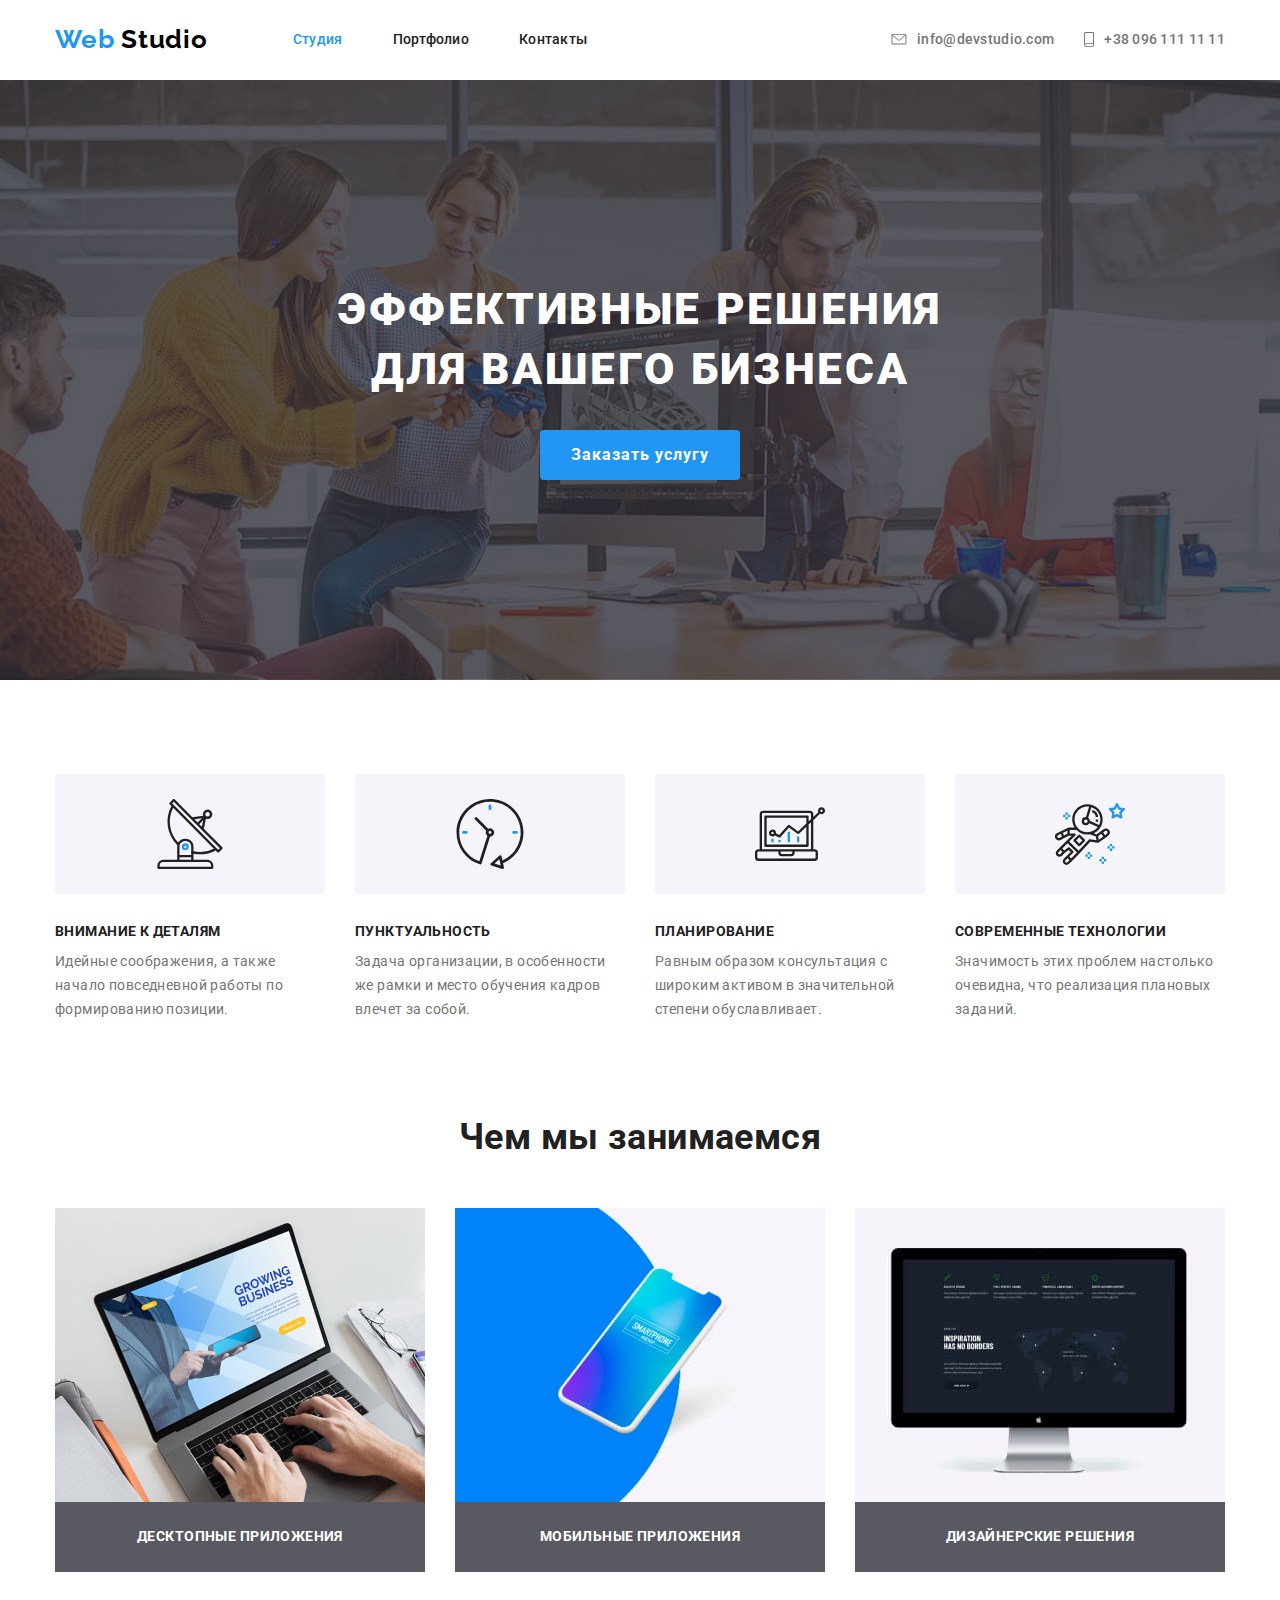
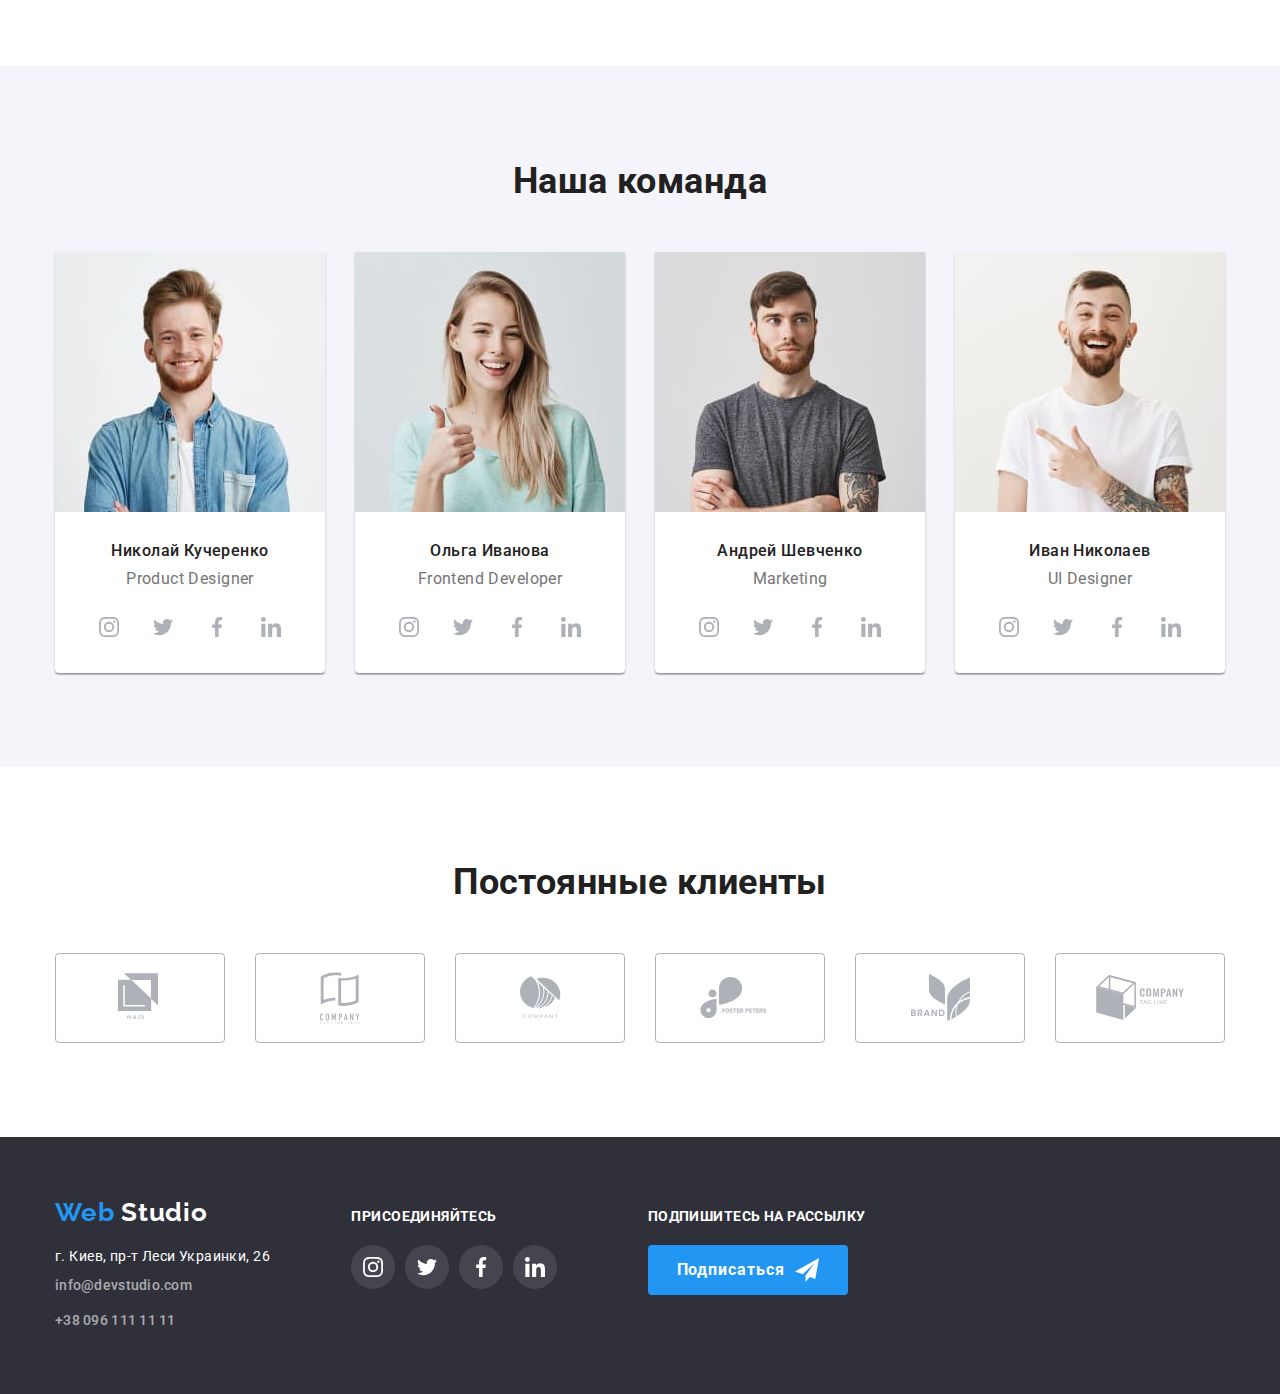
<file: index.html>
<!DOCTYPE html>
<html lang="ru">
  <head>
    <meta charset="UTF-8" />
    <meta name="viewport" content="width=device-width, initial-scale=1.0" />
    <title>Вэб-студия</title>
    <link
      href="https://fonts.googleapis.com/css2?family=Raleway:wght@700&family=Roboto:wght@400;500;700;900&display=swap"
      rel="stylesheet"
    />
    <link
      rel="stylesheet"
      href="https://cdnjs.cloudflare.com/ajax/libs/modern-normalize/0.6.0/modern-normalize.min.css"
    />
    <link rel="stylesheet" href="./css/styles.css" />
  </head>
  <body>
    <!-- Header -->
    <header class="page-header page-header_main">
      <div class="container page-header__container">
        <a href="./index.html" class="link logo nav__logo">
          Web
          <span class="logo__text">Studio</span>
        </a>
        <nav class="nav">
          <ul class="list nav-list">
            <li class="nav-list__item">
              <a href="./index.html" class="link nav__link nav__link_current">
                Студия
              </a>
            </li>
            <li class="nav-list__item">
              <a href="./portfolio.html" class="link nav__link">
                Портфолио
              </a>
            </li>
            <li class="nav-list__item">
              <a href="#" class="link nav__link">Контакты</a>
            </li>
          </ul>
        </nav>
        <ul class="list contacts-list">
          <li class="contacts-list__item">
            <a
              href="mailto:info@devstudio.com"
              class="link contacts__link"
              aria-label="Написать на электорнную почту info@devstudio.com"
            >
              <svg class="contacts-icon" width="16" height="11.2">
                <use href="./images/symbol-defs.svg#envelope"></use>
              </svg>
              info@devstudio.com
            </a>
          </li>
          <li class="contacts-list__item">
            <a
              href="tel:+380961111111"
              class="link contacts__link"
              aria-label="Позвонить по номеру +380961111111"
            >
              <svg class="contacts-icon" width="10" height="14.94">
                <use href="./images/symbol-defs.svg#smartphone"></use>
              </svg>
              +38 096 111 11 11
            </a>
          </li>
        </ul>
      </div>
    </header>
    <main>
      <!-- Hero -->
      <section class="hero">
        <div class="hero-block">
          <h1 class="hero__title">
            Эффективные решения
            <br />
            для вашего бизнеса
          </h1>
          <button
            type="button"
            class="button hero__button"
            aria-label="Заказать услугу"
          >
            Заказать услугу
          </button>
        </div>
      </section>
      <!-- Features -->
      <section class="section features">
        <div class="container">
          <h2 class="section__title visually-hidden">Наши преимущества</h2>
          <ul class="list features-list cards">
            <li class="features-list__item cards__item">
              <h3 class="title features-list__title">Внимание к деталям</h3>
              <p class="features-list__text">
                Идейные соображения, а также начало повседневной работы по
                формированию позиции.
              </p>
            </li>
            <li class="features-list__item cards__item">
              <h3 class="title features-list__title">Пунктуальность</h3>
              <p class="features-list__text">
                Задача организации, в особенности же рамки и место обучения
                кадров влечет за собой.
              </p>
            </li>
            <li class="features-list__item cards__item">
              <h3 class="title features-list__title">Планирование</h3>
              <p class="features-list__text">
                Равным образом консультация с широким активом в значительной
                степени обуславливает.
              </p>
            </li>
            <li class="features-list__item cards__item">
              <h3 class="title features-list__title">Современные технологии</h3>
              <p class="features-list__text">
                Значимость этих проблем настолько очевидна, что реализация
                плановых заданий.
              </p>
            </li>
          </ul>
        </div>
      </section>
      <!-- Benefits -->
      <section class="section benefits">
        <div class="container">
          <h2 class="title section__title">Чем мы занимаемся</h2>
          <ul class="list benefits-list cards">
            <li class="benefits-list__item cards__item">
              <img
                src="./images/desktop-apps-image.jpg"
                alt="ноутбук"
                width="370"
                height="294"
              />
              <h3 class="benefits-list__title">Десктопные приложения</h3>
            </li>
            <li class="benefits-list__item cards__item">
              <img
                src="./images/mobile-apps-image.jpg"
                alt="смартфон"
                width="370"
                height="294"
              />
              <h3 class="benefits-list__title">Мобильные приложения</h3>
            </li>
            <li class="benefits-list__item cards__item">
              <img
                src="./images/design-solutions-image.jpg"
                alt="монитор"
                width="370"
                height="294"
              />
              <h3 class="benefits-list__title">Дизайнерские решения</h3>
            </li>
          </ul>
        </div>
      </section>
      <!-- Team -->
      <section class="section team">
        <div class="container">
          <h2 class="title section__title">Наша команда</h2>
          <ul class="list team-list cards">
            <li class="team-list__item cards__item">
              <img
                src="./images/team-photos/john-smith.jpg"
                alt=""
                width="270"
                height="260"
                class="photo"
              />
              <div class="team-list__desc">
                <h3 class="title name">Николай Кучеренко</h3>
                <p lang="en" class="pos">Product Designer</p>
                <ul class="list team-list__socials">
                  <li class="socials__item">
                    <a
                      href="#"
                      aria-label="ссылка на Instagram"
                      class="socials__link link"
                    >
                      <svg class="socials-icon" width="20" height="20">
                        <use href="./images/symbol-defs.svg#instagram"></use>
                      </svg>
                    </a>
                  </li>
                  <li class="socials__item">
                    <a
                      href="#"
                      aria-label="ссылка на Twitter"
                      class="socials__link link"
                    >
                      <svg class="socials-icon" width="20" height="20">
                        <use href="./images/symbol-defs.svg#twitter"></use>
                      </svg>
                    </a>
                  </li>
                  <li class="socials__item">
                    <a
                      href="#"
                      aria-label="ссылка на Facebook"
                      class="socials__link link"
                    >
                      <svg class="socials-icon" width="20" height="20">
                        <use href="./images/symbol-defs.svg#facebook"></use>
                      </svg>
                    </a>
                  </li>
                  <li class="socials__item">
                    <a
                      href="#"
                      aria-label="ссылка на LinkedIn"
                      class="socials__link link"
                    >
                      <svg class="socials-icon" width="20" height="20">
                        <use href="./images/symbol-defs.svg#linkedin"></use>
                      </svg>
                    </a>
                  </li>
                </ul>
              </div>
            </li>
            <li class="team-list__item cards__item">
              <img
                src="./images/team-photos/marta-stewart.jpg"
                alt=""
                width="270"
                height="260"
                class="photo"
              />
              <div class="team-list__desc">
                <h3 class="title name">Ольга Иванова</h3>
                <p lang="en" class="pos">Frontend Developer</p>
                <ul class="list team-list__socials">
                  <li class="socials__item">
                    <a
                      href="#"
                      aria-label="ссылка на Instagram"
                      class="socials__link link"
                    >
                      <svg class="socials-icon" width="20" height="20">
                        <use href="./images/symbol-defs.svg#instagram"></use>
                      </svg>
                    </a>
                  </li>
                  <li class="socials__item">
                    <a
                      href="#"
                      aria-label="ссылка на Twitter"
                      class="socials__link link"
                    >
                      <svg class="socials-icon" width="20" height="20">
                        <use href="./images/symbol-defs.svg#twitter"></use>
                      </svg>
                    </a>
                  </li>
                  <li class="socials__item">
                    <a
                      href="#"
                      aria-label="ссылка на Facebook"
                      class="socials__link link"
                    >
                      <svg class="socials-icon" width="20" height="20">
                        <use href="./images/symbol-defs.svg#facebook"></use>
                      </svg>
                    </a>
                  </li>
                  <li class="socials__item">
                    <a
                      href="#"
                      aria-label="ссылка на LinkedIn"
                      class="socials__link link"
                    >
                      <svg class="socials-icon" width="20" height="20">
                        <use href="./images/symbol-defs.svg#linkedin"></use>
                      </svg>
                    </a>
                  </li>
                </ul>
              </div>
            </li>
            <li class="team-list__item cards__item">
              <img
                src="./images/team-photos/robert-jakis.jpg"
                alt=""
                width="270"
                height="260"
                class="photo"
              />
              <div class="team-list__desc">
                <h3 class="title name">Андрей Шевченко</h3>
                <p lang="en" class="pos">Marketing</p>
                <ul class="list team-list__socials">
                  <li class="socials__item">
                    <a
                      href="#"
                      aria-label="ссылка на Instagram"
                      class="socials__link link"
                    >
                      <svg class="socials-icon" width="20" height="20">
                        <use href="./images/symbol-defs.svg#instagram"></use>
                      </svg>
                    </a>
                  </li>
                  <li class="socials__item">
                    <a
                      href="#"
                      aria-label="ссылка на Twitter"
                      class="socials__link link"
                    >
                      <svg class="socials-icon" width="20" height="20">
                        <use href="./images/symbol-defs.svg#twitter"></use>
                      </svg>
                    </a>
                  </li>
                  <li class="socials__item">
                    <a
                      href="#"
                      aria-label="ссылка на Facebook"
                      class="socials__link link"
                    >
                      <svg class="socials-icon" width="20" height="20">
                        <use href="./images/symbol-defs.svg#facebook"></use>
                      </svg>
                    </a>
                  </li>
                  <li class="socials__item">
                    <a
                      href="#"
                      aria-label="ссылка на LinkedIn"
                      class="socials__link link"
                    >
                      <svg class="socials-icon" width="20" height="20">
                        <use href="./images/symbol-defs.svg#linkedin"></use>
                      </svg>
                    </a>
                  </li>
                </ul>
              </div>
            </li>
            <li class="team-list__item cards__item">
              <img
                src="./images/team-photos/martin-doe.jpg"
                alt=""
                width="270"
                height="260"
                class="photo"
              />
              <div class="team-list__desc">
                <h3 class="title name">Иван Николаев</h3>
                <p lang="en" class="pos">UI Designer</p>
                <ul class="list team-list__socials">
                  <li class="socials__item">
                    <a
                      href="#"
                      aria-label="ссылка на Instagram"
                      class="socials__link link"
                    >
                      <svg class="socials-icon" width="20" height="20">
                        <use href="./images/symbol-defs.svg#instagram"></use>
                      </svg>
                    </a>
                  </li>
                  <li class="socials__item">
                    <a
                      href="#"
                      aria-label="ссылка на Twitter"
                      class="socials__link link"
                    >
                      <svg class="socials-icon" width="20" height="20">
                        <use href="./images/symbol-defs.svg#twitter"></use>
                      </svg>
                    </a>
                  </li>
                  <li class="socials__item">
                    <a
                      href="#"
                      aria-label="ссылка на Facebook"
                      class="socials__link link"
                    >
                      <svg class="socials-icon" width="20" height="20">
                        <use href="./images/symbol-defs.svg#facebook"></use>
                      </svg>
                    </a>
                  </li>
                  <li class="socials__item">
                    <a
                      href="#"
                      aria-label="ссылка на LinkedIn"
                      class="socials__link link"
                    >
                      <svg class="socials-icon" width="20" height="20">
                        <use href="./images/symbol-defs.svg#linkedin"></use>
                      </svg>
                    </a>
                  </li>
                </ul>
              </div>
            </li>
          </ul>
        </div>
      </section>
      <!-- Список клиентов -->
      <section class="section clients">
        <div class="container">
          <h2 class="title section__title">Постоянные клиенты</h2>
          <ul class="list clients-list cards">
            <li class="clients-list__item cards__item">
              <a
                href="#"
                aria-label="ссылка на сайт клиента"
                class="clients-list__link link"
              >
                <svg
                  class="clients-list__logo"
                  width="44.27px"
                  height="49.23px"
                >
                  <use href="./images/symbol-defs.svg#logo1"></use>
                </svg>
              </a>
            </li>
            <li class="clients-list__item cards__item">
              <a
                href="#"
                aria-label="ссылка на сайт клиента"
                class="clients-list__link link"
              >
                <svg class="clients-list__logo" width="40px" height="52px">
                  <use href="./images/symbol-defs.svg#logo2"></use>
                </svg>
              </a>
            </li>
            <li class="clients-list__item cards__item">
              <a
                href="#"
                aria-label="ссылка на сайт клиента"
                class="clients-list__link link"
              >
                <svg class="clients-list__logo" width="41px" height="42.6px">
                  <use href="./images/symbol-defs.svg#logo3"></use>
                </svg>
              </a>
            </li>
            <li class="clients-list__item cards__item">
              <a
                href="#"
                aria-label="ссылка на сайт клиента"
                class="clients-list__link link"
              >
                <svg
                  class="clients-list__logo"
                  width="79.66px"
                  height="42.02px"
                >
                  <use href="./images/symbol-defs.svg#logo4"></use>
                </svg>
              </a>
            </li>
            <li class="clients-list__item cards__item">
              <a
                href="#"
                aria-label="ссылка на сайт клиента"
                class="clients-list__link link"
              >
                <svg class="clients-list__logo" width="59px" height="47px">
                  <use href="./images/symbol-defs.svg#logo5"></use>
                </svg>
              </a>
            </li>
            <li class="clients-list__item cards__item">
              <a
                href="#"
                aria-label="ссылка на сайт клиента"
                class="clients-list__link link"
              >
                <svg
                  class="clients-list__logo"
                  width="88.48px"
                  height="45.44px"
                >
                  <use href="./images/symbol-defs.svg#logo6"></use>
                </svg>
              </a>
            </li>
          </ul>
        </div>
      </section>
    </main>
    <!-- Футер -->
    <footer class="footer">
      <div class="container footer-container">
        <div class="address-block">
          <a href="./index.html" class="logo link">
            Web
            <span class="logo__text_inverse">Studio</span>
          </a>
          <address class="address-list">
            <ul class="list address-list">
              <li class="address-list__item">
                <span class="address-list__text">
                  г. Киев, пр-т Леси Украинки, 26
                </span>
              </li>
              <li class="address-list__item">
                <a
                  href="mailto:info@devstudio.com"
                  class="link contacts__link address-list__link"
                >
                  info@devstudio.com
                </a>
              </li>
              <li class="address-list__item">
                <a
                  href="tel:+380961111111"
                  class="link contacts__link address-list__link"
                >
                  +38 096 111 11 11
                </a>
              </li>
            </ul>
          </address>
        </div>
        <div class="socials-block">
          <!-- Призыв -->
          <b class="subscribe">присоединяйтесь</b>
          <ul class="list socials">
            <li class="socials__item">
              <a
                href="#"
                aria-label="ссылка на Instagram"
                class="link socials__link footer-socials__link"
              >
                <svg class="socials-icon" width="20" height="20">
                  <use href="./images/symbol-defs.svg#instagram"></use>
                </svg>
              </a>
            </li>
            <li class="socials__item">
              <a
                href="#"
                aria-label="ссылка на Twitter"
                class="link socials__link footer-socials__link"
              >
                <svg class="socials-icon" width="20" height="20">
                  <use href="./images/symbol-defs.svg#twitter"></use>
                </svg>
              </a>
            </li>
            <li class="socials__item">
              <a
                href="#"
                aria-label="ссылка на Facebook"
                class="link socials__link footer-socials__link"
              >
                <svg class="socials-icon" width="20" height="20">
                  <use href="./images/symbol-defs.svg#facebook"></use>
                </svg>
              </a>
            </li>
            <li class="socials__item">
              <a
                href="#"
                aria-label="ссылка на LinkedIn"
                class="link socials__link footer-socials__link"
              >
                <svg class="socials-icon" width="20" height="20">
                  <use href="./images/symbol-defs.svg#linkedin"></use>
                </svg>
              </a>
            </li>
          </ul>
        </div>
        <div class="subscribe-block">
          <!-- Призыв -->
          <b class="subscribe">Подпишитесь на рассылку</b>
          <!-- Форма подписки (пока не размечаем) -->
          <button type="button" class="button subscribe__button">
            Подписаться
            <svg class="send-icon" width="24" height="24">
              <use href="./images/symbol-defs.svg#send"></use>
            </svg>
          </button>
        </div>
      </div>
    </footer>
  </body>
</html>
</file>
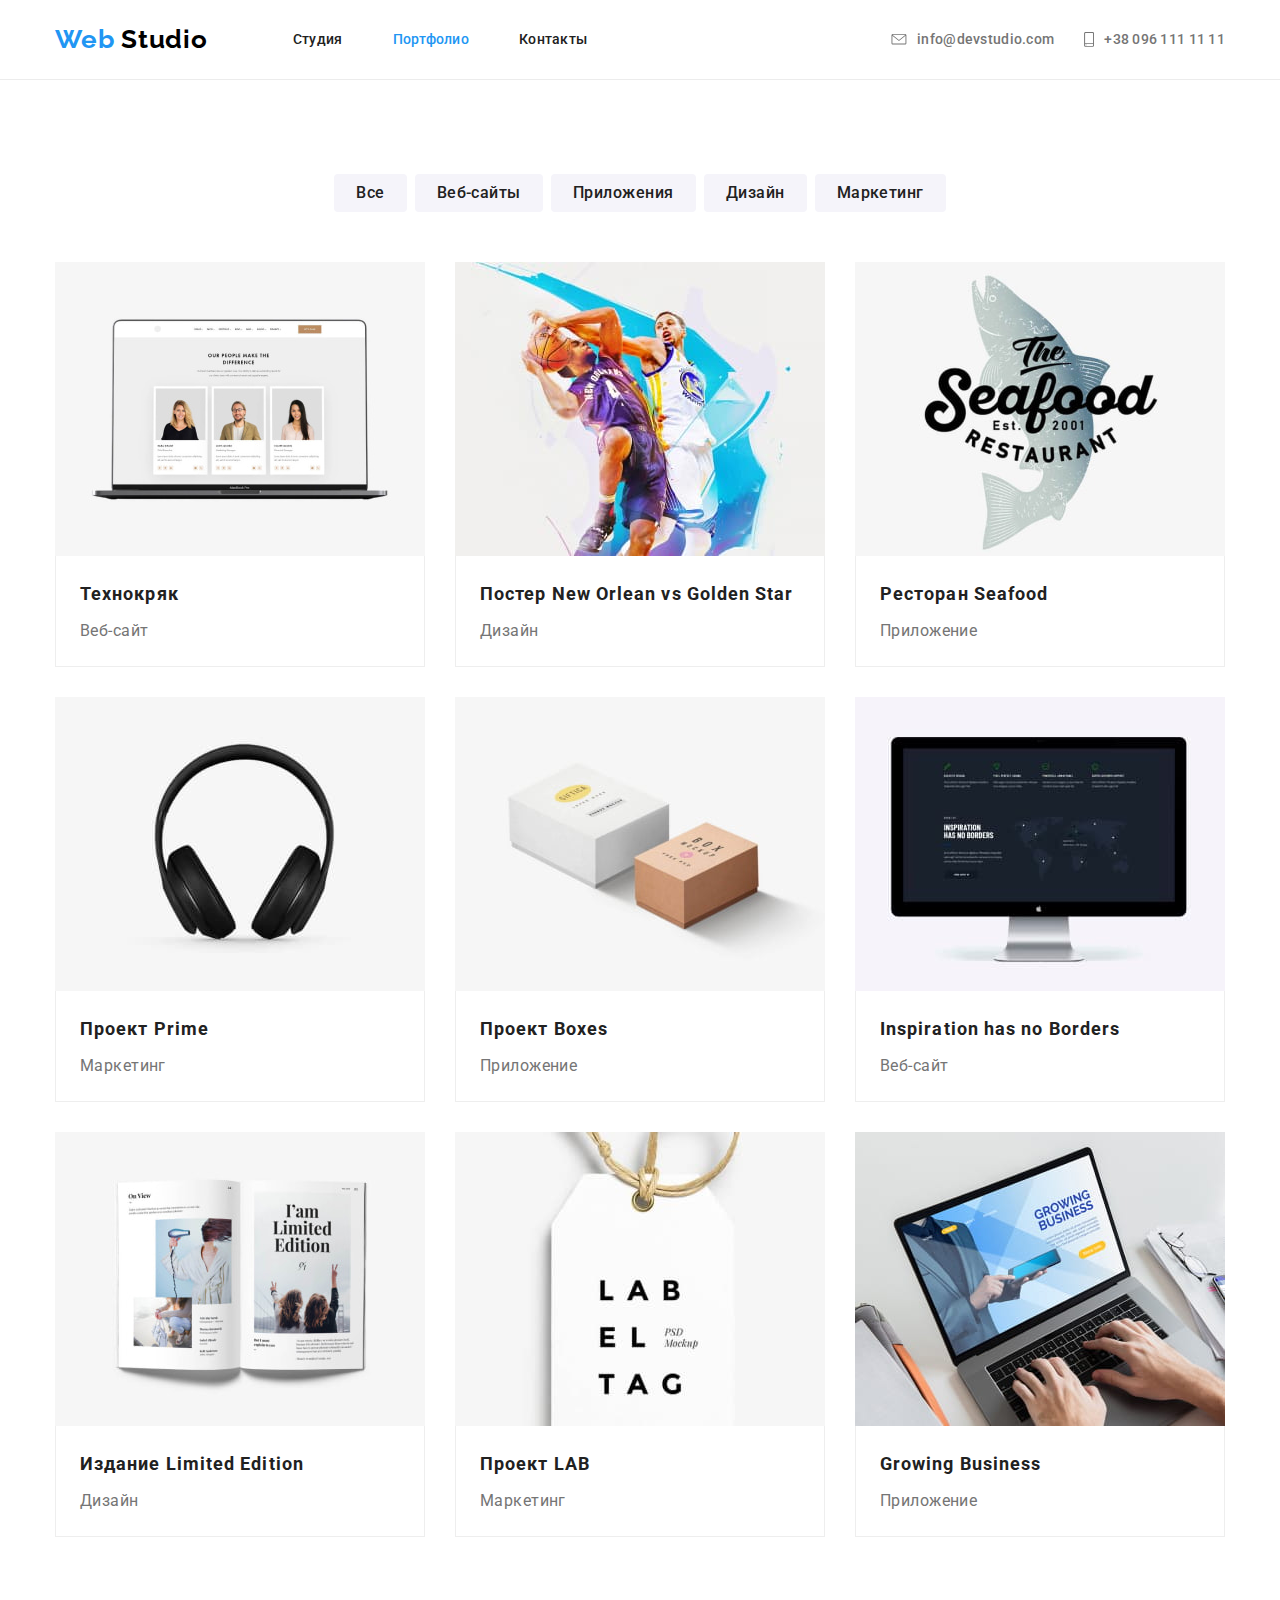
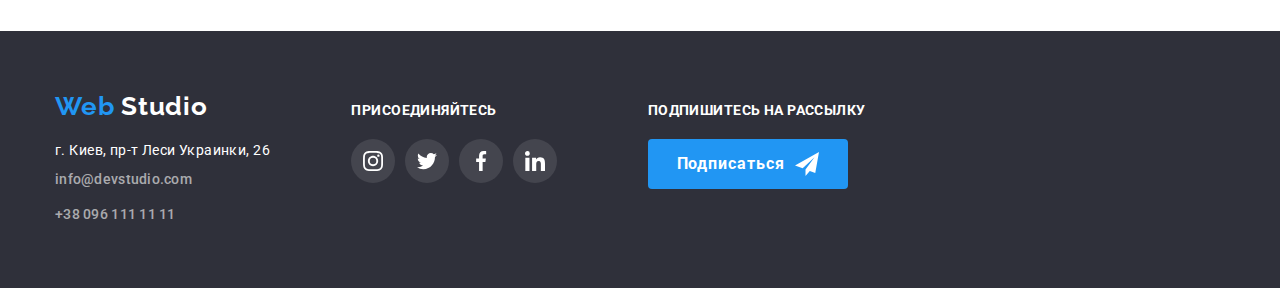
<file: portfolio.html>
<!DOCTYPE html>
<html lang="ru">
  <head>
    <meta charset="UTF-8" />
    <meta name="viewport" content="width=device-width, initial-scale=1.0" />
    <title>Портфолио</title>
    <link
      href="https://fonts.googleapis.com/css2?family=Raleway:wght@700&family=Roboto:wght@400;500;700;900&display=swap"
      rel="stylesheet"
    />
    <link
      rel="stylesheet"
      href="https://cdnjs.cloudflare.com/ajax/libs/modern-normalize/0.6.0/modern-normalize.min.css"
    />
    <link rel="stylesheet" href="./css/styles.css" />
  </head>
  <body>
    <!-- Шапка страницы -->
    <header class="page-header">
      <div class="container page-header__container">
        <a href="./index.html" class="link logo nav__logo">
          Web
          <span class="logo__text">Studio</span>
        </a>
        <nav class="nav">
          <ul class="list nav-list">
            <li class="nav-list__item">
              <a href="./index.html" class="link nav__link">
                Студия
              </a>
            </li>
            <li class="nav-list__item">
              <a
                href="./portfolio.html"
                class="link nav__link nav__link_current"
              >
                Портфолио
              </a>
            </li>
            <li class="nav-list__item">
              <a href="#" class="link nav__link">Контакты</a>
            </li>
          </ul>
        </nav>
        <ul class="list contacts-list">
          <li class="contacts-list__item">
            <a
              href="mailto:info@devstudio.com"
              class="link contacts__link"
              aria-label="Написать на электорнную почту info@devstudio.com"
            >
              <svg class="contacts-icon" width="16" height="11.2">
                <use href="./images/symbol-defs.svg#envelope"></use>
              </svg>
              info@devstudio.com
            </a>
          </li>
          <li class="contacts-list__item">
            <a
              href="tel:+380961111111"
              class="link contacts__link"
              aria-label="Позвонить по номеру +380961111111"
            >
              <svg class="contacts-icon" width="10" height="14.94">
                <use href="./images/symbol-defs.svg#smartphone"></use>
              </svg>
              +38 096 111 11 11
            </a>
          </li>
        </ul>
      </div>
    </header>
    <main>
      <section class="section">
        <h1 class="section__title visually-hidden">Портфолио</h1>
        <div class="filter container">
          <button type="button" class="filter__item">Все</button>
          <button type="button" class="filter__item">Веб-сайты</button>
          <button type="button" class="filter__item">Приложения</button>
          <button type="button" class="filter__item">Дизайн</button>
          <button type="button" class="filter__item">Маркетинг</button>
        </div>
        <!-- Карточки работ -->
        <div class="container">
          <ul class="works list cards">
            <li class="works-card">
              <a href="#" class="works-card__link link">
                <img
                  src="./images/projects/tehnokryak.jpg"
                  alt="Страница сайта"
                  width="370"
                  height="294"
                />
                <div class="works-card__content">
                  <h2 class="works-card__title title">Технокряк</h2>
                  <p class="works-card__category">Веб-сайт</p>
                </div>
                <p class="works-card__desc visually-hidden">
                  Технокряк это современная площадка распространения
                  коронавируса. Компании используют эту платформу для цифрового
                  шпионажа и атак на защищённые сервера конкурентов.
                </p>
              </a>
            </li>
            <li class="works-card">
              <a href="#" class="works-card__link link">
                <img
                  src="./images/projects/new-orlean.jpg"
                  alt="Постер с баскетболистами"
                  width="370"
                  height="294"
                />
                <div class="works-card__content">
                  <h2 class="works-card__title title">
                    Постер New Orlean vs Golden Star
                  </h2>
                  <p class="works-card__category">Дизайн</p>
                </div>
                <p class="works-card__desc visually-hidden">
                  Технокряк это современная площадка распространения
                  коронавируса. Компании используют эту платформу для цифрового
                  шпионажа и атак на защищённые сервера конкурентов.
                </p>
              </a>
            </li>
            <li class="works-card">
              <a href="#" class="works-card__link link">
                <img
                  src="./images/projects/seafood.jpg"
                  alt="Логотип ресторана"
                  width="370"
                  height="294"
                />
                <div class="works-card__content">
                  <h2 class="works-card__title title">Ресторан Seafood</h2>
                  <p class="works-card__category">Приложение</p>
                </div>
                <p class="works-card__desc visually-hidden">
                  Технокряк это современная площадка распространения
                  коронавируса. Компании используют эту платформу для цифрового
                  шпионажа и атак на защищённые сервера конкурентов.
                </p>
              </a>
            </li>
            <li class="works-card">
              <a href="#" class="works-card__link link">
                <img
                  src="./images/projects/prime.jpg"
                  alt="Наушники"
                  width="370"
                  height="294"
                />
                <div class="works-card__content">
                  <h2 class="works-card__title title">Проект Prime</h2>
                  <p class="works-card__category">Маркетинг</p>
                </div>
                <p class="works-card__desc visually-hidden">
                  Технокряк это современная площадка распространения
                  коронавируса. Компании используют эту платформу для цифрового
                  шпионажа и атак на защищённые сервера конкурентов.
                </p>
              </a>
            </li>
            <li class="works-card">
              <a href="#" class="works-card__link link">
                <img
                  src="./images/projects/boxes.jpg"
                  alt="Коробки"
                  width="370"
                  height="294"
                />
                <div class="works-card__content">
                  <h2 class="works-card__title title">Проект Boxes</h2>
                  <p class="works-card__category">Приложение</p>
                </div>
                <p class="works-card__desc visually-hidden">
                  Технокряк это современная площадка распространения
                  коронавируса. Компании используют эту платформу для цифрового
                  шпионажа и атак на защищённые сервера конкурентов.
                </p>
              </a>
            </li>
            <li class="works-card">
              <a href="#" class="works-card__link link">
                <img
                  src="./images/projects/inspiration.jpg"
                  alt="Монитор"
                  width="370"
                  height="294"
                />
                <div class="works-card__content">
                  <h2 class="works-card__title title">
                    Inspiration has no Borders
                  </h2>
                  <p class="works-card__category">Веб-сайт</p>
                </div>
                <p class="works-card__desc visually-hidden">
                  Технокряк это современная площадка распространения
                  коронавируса. Компании используют эту платформу для цифрового
                  шпионажа и атак на защищённые сервера конкурентов.
                </p>
              </a>
            </li>
            <li class="works-card">
              <a href="#" class="works-card__link link">
                <img
                  src="./images/projects/limited-edition.jpg"
                  alt="Журнал"
                  width="370"
                  height="294"
                />
                <div class="works-card__content">
                  <h2 class="works-card__title title">
                    Издание Limited Edition
                  </h2>
                  <p class="works-card__category">Дизайн</p>
                </div>
                <p class="works-card__desc visually-hidden">
                  Технокряк это современная площадка распространения
                  коронавируса. Компании используют эту платформу для цифрового
                  шпионажа и атак на защищённые сервера конкурентов.
                </p>
              </a>
            </li>
            <li class="works-card">
              <a href="#" class="works-card__link link">
                <img
                  src="./images/projects/lab.jpg"
                  alt="Бирка"
                  width="370"
                  height="294"
                />
                <div class="works-card__content">
                  <h2 class="works-card__title title">Проект LAB</h2>
                  <p class="works-card__category">Маркетинг</p>
                </div>
                <p class="works-card__desc visually-hidden">
                  Технокряк это современная площадка распространения
                  коронавируса. Компании используют эту платформу для цифрового
                  шпионажа и атак на защищённые сервера конкурентов.
                </p>
              </a>
            </li>
            <li class="works-card">
              <a href="#" class="works-card__link link">
                <img
                  src="./images/projects/growing-business.jpg"
                  alt="Ноутбук"
                  width="370"
                  height="294"
                />
                <div class="works-card__content">
                  <h2 class="works-card__title title">Growing Business</h2>
                  <p class="works-card__category">Приложение</p>
                </div>
                <p class="works-card__desc visually-hidden">
                  Технокряк это современная площадка распространения
                  коронавируса. Компании используют эту платформу для цифрового
                  шпионажа и атак на защищённые сервера конкурентов.
                </p>
              </a>
            </li>
          </ul>
        </div>
      </section>
    </main>
    <!-- Футер -->
    <footer class="footer">
      <div class="container footer-container">
        <div class="address-block">
          <a href="./index.html" class="logo link">
            Web
            <span class="logo__text_inverse">Studio</span>
          </a>
          <address class="address-list">
            <ul class="list address-list">
              <li class="address-list__item">
                <span class="address-list__text">
                  г. Киев, пр-т Леси Украинки, 26
                </span>
              </li>
              <li class="address-list__item">
                <a
                  href="mailto:info@devstudio.com"
                  class="link contacts__link address-list__link"
                >
                  info@devstudio.com
                </a>
              </li>
              <li class="address-list__item">
                <a
                  href="tel:+380961111111"
                  class="link contacts__link address-list__link"
                >
                  +38 096 111 11 11
                </a>
              </li>
            </ul>
          </address>
        </div>
        <div class="socials-block">
          <!-- Призыв -->
          <b class="subscribe">присоединяйтесь</b>
          <ul class="list socials">
            <li class="socials__item">
              <a
                href="#"
                aria-label="ссылка на Instagram"
                class="link socials__link footer-socials__link"
              >
                <svg class="socials-icon" width="20" height="20">
                  <use href="./images/symbol-defs.svg#instagram"></use>
                </svg>
              </a>
            </li>
            <li class="socials__item">
              <a
                href="#"
                aria-label="ссылка на Twitter"
                class="link socials__link footer-socials__link"
              >
                <svg class="socials-icon" width="20" height="20">
                  <use href="./images/symbol-defs.svg#twitter"></use>
                </svg>
              </a>
            </li>
            <li class="socials__item">
              <a
                href="#"
                aria-label="ссылка на Facebook"
                class="link socials__link footer-socials__link"
              >
                <svg class="socials-icon" width="20" height="20">
                  <use href="./images/symbol-defs.svg#facebook"></use>
                </svg>
              </a>
            </li>
            <li class="socials__item">
              <a
                href="#"
                aria-label="ссылка на LinkedIn"
                class="link socials__link footer-socials__link"
              >
                <svg class="socials-icon" width="20" height="20">
                  <use href="./images/symbol-defs.svg#linkedin"></use>
                </svg>
              </a>
            </li>
          </ul>
        </div>
        <div class="subscribe-block">
          <!-- Призыв -->
          <b class="subscribe">Подпишитесь на рассылку</b>
          <!-- Форма подписки (пока не размечаем) -->
          <button type="button" class="button subscribe__button">
            Подписаться
            <svg class="send-icon" width="24" height="24">
              <use href="./images/symbol-defs.svg#send"></use>
            </svg>
          </button>
        </div>
      </div>
    </footer>
  </body>
</html>
</file>
<file: css/styles.css>
/* Нормализация по задаче от ментора*/
html {
  box-sizing: border-box;
}

*,
*::before,
*::after {
  box-sizing: inherit;
}

img {
  display: block;
  max-width: 100%;
  height: auto;
}

p {
  margin-top: 0;
  margin-bottom: 0;
}

address {
  font-style: normal;
}

h1,
h2,
h3,
h4,
h5,
h6 {
  margin: 0;
  padding: 0;
}

body {
  margin: 0;
  background-color: var(--primary-white-color);
  color: var(--primary-text-color);

  font-family: Roboto, sans-serif;
  letter-spacing: 0.03em;
  font-size: 14px;

  min-width: 320px;
  overflow-y: auto;
  overflow-x: hidden;
}

.list {
  padding: 0;
  margin: 0;
  list-style: none;
}

.link {
  display: block;
  text-decoration: none;
}

/* Задаю параметры для спрятанных элементов*/
.visually-hidden {
  position: absolute;
  width: 1px;
  height: 1px;
  margin: -1px;
  border: 0;
  padding: 0;
  clip: rect(0 0 0 0);
  overflow: hidden;
}

:root {
  --primary-text-color: #757575;
  --title-text-color: #212121;
  --accent-color: #2196f3;
  --primary-white-color: #ffffff;
  --secondary-bg-color: #f5f4fa;
  --footer-bg-color: #2f303a;
  --border-icon-color: #afb1b8;
}

/*Задаю всем заголовкам цвет*/
.title {
  color: var(--title-text-color);
}

/* Logo */
.logo {
  color: var(--accent-color);

  font-family: Raleway, sans-serif;
  font-weight: 700;
  font-size: 26px;
  letter-spacing: 0.03em;
  line-height: 1.2;
}
.logo__text {
  color: #000000;
}
.logo__text_inverse {
  color: var(--primary-white-color);
}

/* Контейнер для контента страниц */
.container {
  width: 1200px;
  padding-left: 15px;
  padding-right: 15px;
  margin-left: auto;
  margin-right: auto;
}

/* Header */
.page-header {
  border-bottom: 1px solid #ececec;
}

.page-header_main {
  border-bottom: 1px solid transparent;
}

.page-header__container {
  display: flex;
  padding-top: 24px;
  padding-bottom: 24px;
}

.nav,
.nav-list,
.contacts-list {
  display: flex;
  align-items: center;
}

.nav__logo {
  margin-right: 85px;
}

.nav-list__item:not(:last-child) {
  margin-right: 50px;
}

.nav__link,
.contacts__link {
  padding-bottom: 5px;
  padding-top: 5px;

  font-weight: 500;
  line-height: 1.14;
  letter-spacing: 0.02em;
}

.nav__link {
  color: var(--title-text-color);
}

.nav__link:hover,
.nav__link:focus,
.contacts__link:hover,
.contacts__link:focus {
  color: var(--accent-color);
}

.nav__link_current {
  color: var(--accent-color);
}

.contacts-list {
  margin-left: auto;
}

.contacts-list__item:not(:last-child) {
  margin-right: 30px;
}

.contacts__link {
  display: flex;
  align-items: center;

  color: var(--primary-text-color);
}

.contacts-icon {
  margin-right: 10px;

  fill: currentColor;
}

/* Hero */
.hero {
  max-width: 1920px;
  margin-left: auto;
  margin-right: auto;
  padding-top: 200px;
  padding-bottom: 200px;

  background-color: var(--footer-bg-color);
  background-image: linear-gradient(
      rgba(47, 48, 58, 0.8),
      rgba(47, 48, 58, 0.8)
    ),
    url(../images/hero-bg.jpg);
  background-repeat: no-repeat;
  background-position: center;
  background-size: cover;
}

.hero-block {
  margin-left: auto;
  margin-right: auto;
}

.hero__title {
  margin-bottom: 30px;

  color: var(--primary-white-color);

  font-weight: 900;
  font-size: 44px;
  line-height: 1.36;
  text-align: center;
  letter-spacing: 0.06em;
  text-transform: uppercase;
}

.button {
  display: block;
  width: 200px;
  height: 50px;
  border: 0;
  border-radius: 4px;

  background-color: var(--accent-color);
  color: var(--primary-white-color);

  cursor: pointer;
  font-size: 16px;
  font-weight: 700;
  line-height: 1.87;
  text-align: center;
  letter-spacing: 0.06em;
}

.hero__button {
  margin-left: auto;
  margin-right: auto;
}

/* Секции основного контента*/
.section {
  padding-top: 94px;
  padding-bottom: 94px;
}

/* Стили для карточек секций */
.cards {
  display: flex;
}

.cards__item:not(:last-child) {
  margin-right: 30px;
}

/* Features - спрячем пока полностью заголовок секции */

.features-list__item {
  width: calc((100% - 30px * 3) / 4);
}

.features {
  padding-bottom: 0;
}

.features-list__title {
  margin-bottom: 10px;

  font-weight: 700;
  font-size: 14px;
  line-height: 1.14;
  text-transform: uppercase;
}

.features-list__text {
  font-size: 14px;
  line-height: 1.71;
}

/* Декорируем список Features иконками*/

.features-list__item::before {
  display: block;
  content: '';
  height: 120px;
  border-radius: 4px;
  margin-bottom: 30px;

  background-color: var(--secondary-bg-color);
  background-repeat: no-repeat;
  background-position: center;
}

.features-list__item:nth-child(1)::before {
  background-image: url(../images/svg-icons/antenna.svg);
}

.features-list__item:nth-child(2)::before {
  background-image: url(../images/svg-icons/clock.svg);
}
.features-list__item:nth-child(3)::before {
  background-image: url(../images/svg-icons/diagram.svg);
}
.features-list__item:nth-child(4)::before {
  background-image: url(../images/svg-icons/astronaut.svg);
}

/* Benefits */

.section__title {
  margin-bottom: 50px;

  font-size: 36px;
  font-weight: 700;
  line-height: 1.17;
  text-align: center;
}

/* Позже сделаем эффект накладывания текста с фоном поверх картинки*/
.benefits-list__item {
  width: calc((100% - 30px * 2) / 3);
}

.benefits-list__title {
  padding-top: 27px;
  padding-bottom: 27px;

  color: var(--primary-white-color);
  background-color: rgba(47, 48, 58, 0.8);

  font-size: 14px;
  line-height: 1.14;
  text-align: center;
  text-transform: uppercase;
}

/*Команда*/

.team {
  background-color: var(--secondary-bg-color);
}

.team-list__item {
  width: calc((100% - 30px * 3) / 4);
  border-bottom-left-radius: 4px;
  border-bottom-right-radius: 4px;

  background-color: var(--primary-white-color);
  box-shadow: 0px 2px 1px rgba(0, 0, 0, 0.2), 0px 1px 1px rgba(0, 0, 0, 0.14),
    0px 1px 3px rgba(0, 0, 0, 0.12);
}

.photo {
  margin-bottom: 30px;
}

.team-list__desc {
  padding-right: 32px;
  padding-left: 32px;
  padding-bottom: 24px;
}

.name,
.pos {
  font-size: 16px;
  text-align: center;
}
.name {
  margin-bottom: 10px;
  font-weight: 500;
}
.pos {
  margin-bottom: 16px;
}

.socials__link {
  display: flex;
  align-items: center;
  justify-content: center;

  width: 44px;
  height: 44px;
  border-radius: 50%;

  color: var(--border-icon-color);
}

.socials__link:hover,
.socials__link:focus {
  color: var(--primary-white-color);
  background-color: var(--accent-color);
}

.team-list__socials {
  display: flex;
  justify-content: center;
}

.socials__item:not(:last-child) {
  margin-right: 10px;
}

/* Размечаем иконки соц-сетей */
.socials-icon {
  fill: currentColor;
}

/* Clients*/

.clients-list__link {
  display: flex;
  align-items: center;
  justify-content: center;

  width: 170px;
  height: 90px;

  border: 1px solid var(--border-icon-color);
  border-radius: 4px;

  color: var(--border-icon-color);
}

.clients-list__logo {
  fill: currentColor;
}

.clients-list__link:hover,
.clients-list__link:focus {
  color: var(--accent-color);
  border: 1px solid var(--accent-color);
}

/* Footer */

.footer {
  padding-top: 60px;
  padding-bottom: 60px;

  background-color: var(--footer-bg-color);
}

.footer-container {
  display: flex;
  align-items: baseline;
}

.address-block,
.socials-block {
  margin-right: 30px;
  width: calc((100% - 30px * 3) / 4);
}

.address-list {
  margin-top: 20px;
}

.address-list__text {
  color: var(--primary-white-color);
  font-weight: 400;
}

.address-list__link {
  color: rgba(255, 255, 255, 0.6);
}

.address-list__item:not(:last-child) {
  margin-bottom: 9px;
}

.subscribe {
  display: block;
  margin-bottom: 20px;

  color: var(--primary-white-color);

  line-height: 1.14;
  text-transform: uppercase;
}

.socials {
  display: flex;
}

.footer-socials__link {
  color: var(--primary-white-color);
  background-color: rgba(255, 255, 255, 0.1);
}

.subscribe-block {
  width: calc(100% / 2);
}

.subscribe__button {
  display: flex;
  justify-content: center;
  align-items: center;
}

.send-icon {
  margin-left: 10px;
  fill: currentColor;
}

/*Portfolio*/
.filter {
  display: flex;
  justify-content: center;
  margin-bottom: 50px;
}

.filter__item {
  padding: 6px 22px;
  border: 0;
  border-radius: 4px;

  background-color: var(--secondary-bg-color);
  color: var(--title-text-color);

  font-family: Roboto, sans-serif;
  font-weight: 500;
  font-size: 16px;
  line-height: 1.62;
  letter-spacing: 0.03em;
  text-align: center;
}

.filter__item:hover,
.filter__item:focus {
  background-color: var(--accent-color);
  color: var(--primary-white-color);
  cursor: pointer;
  box-shadow: 0px 2px 2px rgba(0, 0, 0, 0.12), 0px 1px 2px rgba(0, 0, 0, 0.08),
    0px 3px 1px rgba(0, 0, 0, 0.1);
}

.filter__item:not(:last-child) {
  margin-right: 8px;
}

/* Оформление списка карточек*/

.works {
  flex-wrap: wrap;
  justify-content: space-between;
}

.works-card__link:hover,
.works-card__link:focus {
  box-shadow: 1px 4px 6px rgba(0, 0, 0, 0.16), 0px 4px 4px rgba(0, 0, 0, 0.06),
    0px 1px 1px rgba(0, 0, 0, 0.12);
}

.works-card:nth-child(n + 4) {
  margin-top: 30px;
}

.works-card__content {
  padding-top: 20px;
  padding-bottom: 20px;
  padding-right: 24px;
  padding-left: 24px;

  border-bottom: 1px solid #eeeeee;
  border-left: 1px solid #eeeeee;
  border-right: 1px solid #eeeeee;
}

.works-card__title {
  margin-bottom: 4px;

  font-size: 18px;
  line-height: 2;
  letter-spacing: 0.06em;
}

.works-card__category {
  color: var(--primary-text-color);
  font-size: 16px;
  line-height: 1.87;
}

.works-card__desc {
  display: none;

  background-color: var(--accent-color);
  color: var(--primary-white-color);

  font-size: 18px;
  line-height: 1.56;
}
</file>
